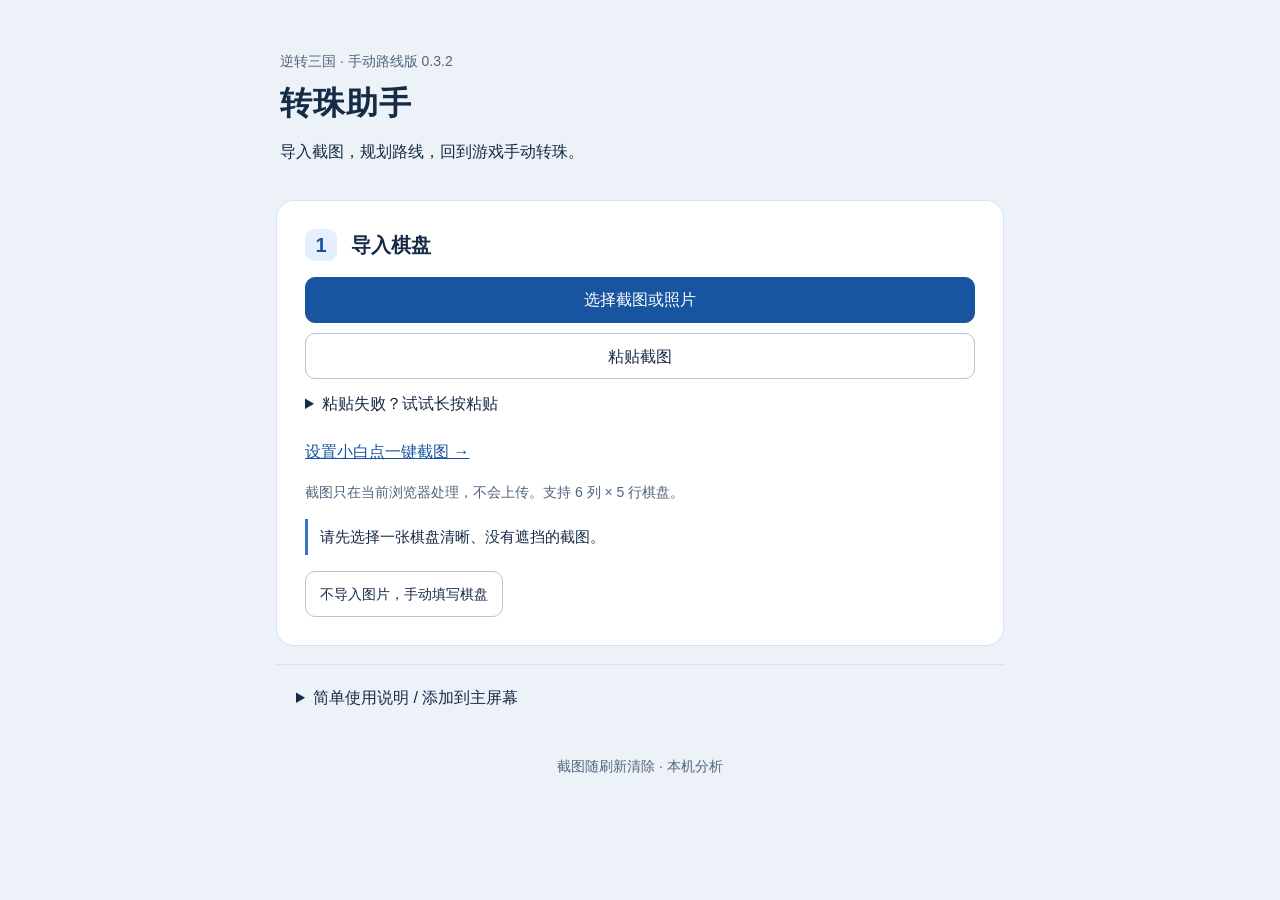
<file: index.html>
<!doctype html><html lang="zh-CN"><head><meta charset="utf-8"><meta name="viewport" content="width=device-width,initial-scale=1,viewport-fit=cover"><meta name="theme-color" content="#153b70"><meta name="apple-mobile-web-app-capable" content="yes"><title>转珠助手 · 手动路线版</title><link rel="stylesheet" href="style.css?v=031"></head><body><main><header><span class="eyebrow">逆转三国 · 手动路线版 0.3.2</span><h1>转珠助手</h1><p>导入截图，规划路线，回到游戏手动转珠。</p></header><section class="panel"><h2><b>1</b> 导入棋盘</h2><label class="upload">选择截图或照片<input id="file" type="file" accept="image/*"></label><button id="pasteImage" class="pasteButton">粘贴截图</button><details id="pasteHelp"><summary>粘贴失败？试试长按粘贴</summary><label for="pasteField">在框内长按，选择「粘贴」</label><textarea id="pasteField" rows="2" placeholder="粘贴截图或快捷指令的图片编码" autocomplete="off" spellcheck="false"></textarea><p>浏览器若不提供图片粘贴，请用「选择截图或照片」。</p></details><p><a href="shortcut.html">设置小白点一键截图 →</a></p><p class="muted">截图只在当前浏览器处理，不会上传。支持 6 列 × 5 行棋盘。</p><button id="cancel" hidden>取消分析</button><p id="status" role="status" aria-live="polite">请先选择一张棋盘清晰、没有遮挡的截图。</p><p id="transferStatus" class="muted" role="status" aria-live="polite"></p><p id="cornerHint" role="status" aria-live="polite"></p><div id="cropActions" hidden><button id="cropUndo">撤销上一个角</button> <button id="cropCancel">取消选角</button></div><canvas id="photo" hidden aria-label="原始截图及棋盘范围"></canvas><details id="crop" hidden><summary>拍照图片 / 定位不准？点四角识别</summary><p>拍另一台手机的屏幕时，点下方按钮，再依次点棋盘的左上、右上、右下、左下四个角。程序会校正倾斜并识别，不用逐格填写。四角包含全部 30 格，不含血条。</p><button id="cropStart">点四角，校正并识别</button></details><button id="manual" class="secondary">不导入图片，手动填写棋盘</button></section><section id="edit" class="panel" hidden><h2><b>2</b> 核对珠子</h2><p>选择下方珠子，再点棋盘中的格子修改。加号忽略，叉形珠用「叉」。</p><div id="palette" class="palette" aria-label="珠子类型"></div><div id="board" class="board" aria-label="可编辑棋盘"></div><label for="mode">路线偏好</label><p class="muted">每次移到相邻一格算 1 步，起点不算；两种模式都最多移动 15 步。</p><select id="mode"><option value="easy">容易跟随 · 最多 15 步</option><option value="combo">更多连击 · 最多 15 步</option></select><button id="solve" class="primary">棋盘正确，规划路线</button></section><section id="result" class="panel" hidden><h2><b>3</b> 跟着路线练习</h2><p id="score" class="score"></p><p id="stepText" role="status"></p><p class="muted">从「起」沿深色路线走到「终」。白圈表示当前步骤；交叉或重复路段可点「下一步」看顺序。</p><div class="routeWrap"><canvas id="routePhoto" width="600" height="500" hidden aria-label="原始棋盘上的完整转珠路线"></canvas><div id="routeBoard" class="board"></div><svg id="routeLine" viewBox="0 0 600 500" aria-hidden="true"></svg></div><div class="controls"><button id="prev">上一步</button><button id="play">播放</button><button id="next">下一步</button><button id="reset">回到起点</button></div><p id="directions" class="directions"></p><p class="muted">按住起点，一直拖动到终点才松手。回游戏前先记熟；不要边拖边切换应用。预测不含随机落下的新珠子，也不保证全局最优。</p></section><details class="help"><summary>简单使用说明 / 添加到主屏幕</summary><ol><li>在游戏中截图，或用另一台手机拍下完整棋盘。</li><li>打开本页选择图片；拍照识别不准时，点四角校正，再核对珠子。</li><li>点「规划路线」，用播放或下一步记住路线。</li><li>回到游戏，按住起点照路线拖动，终点松手。</li></ol><p>Safari 打开本页 → 分享 → 添加到主屏幕。以后从桌面图标打开。</p><p>此版不悬浮、不自动操作游戏。支持具备 Canvas、FileReader 和 Web Worker 的安卓、iPhone / iPad 浏览器。拍照请避开反光并拍全棋盘；未逐一验证所有机型和系统版本。</p></details><footer>截图随刷新清除 · 本机分析</footer></main><script src="templates.js"></script><script src="core.js?v=031"></script><script src="import.js?v=032"></script><script src="app.js?v=032"></script></body></html>
</file>
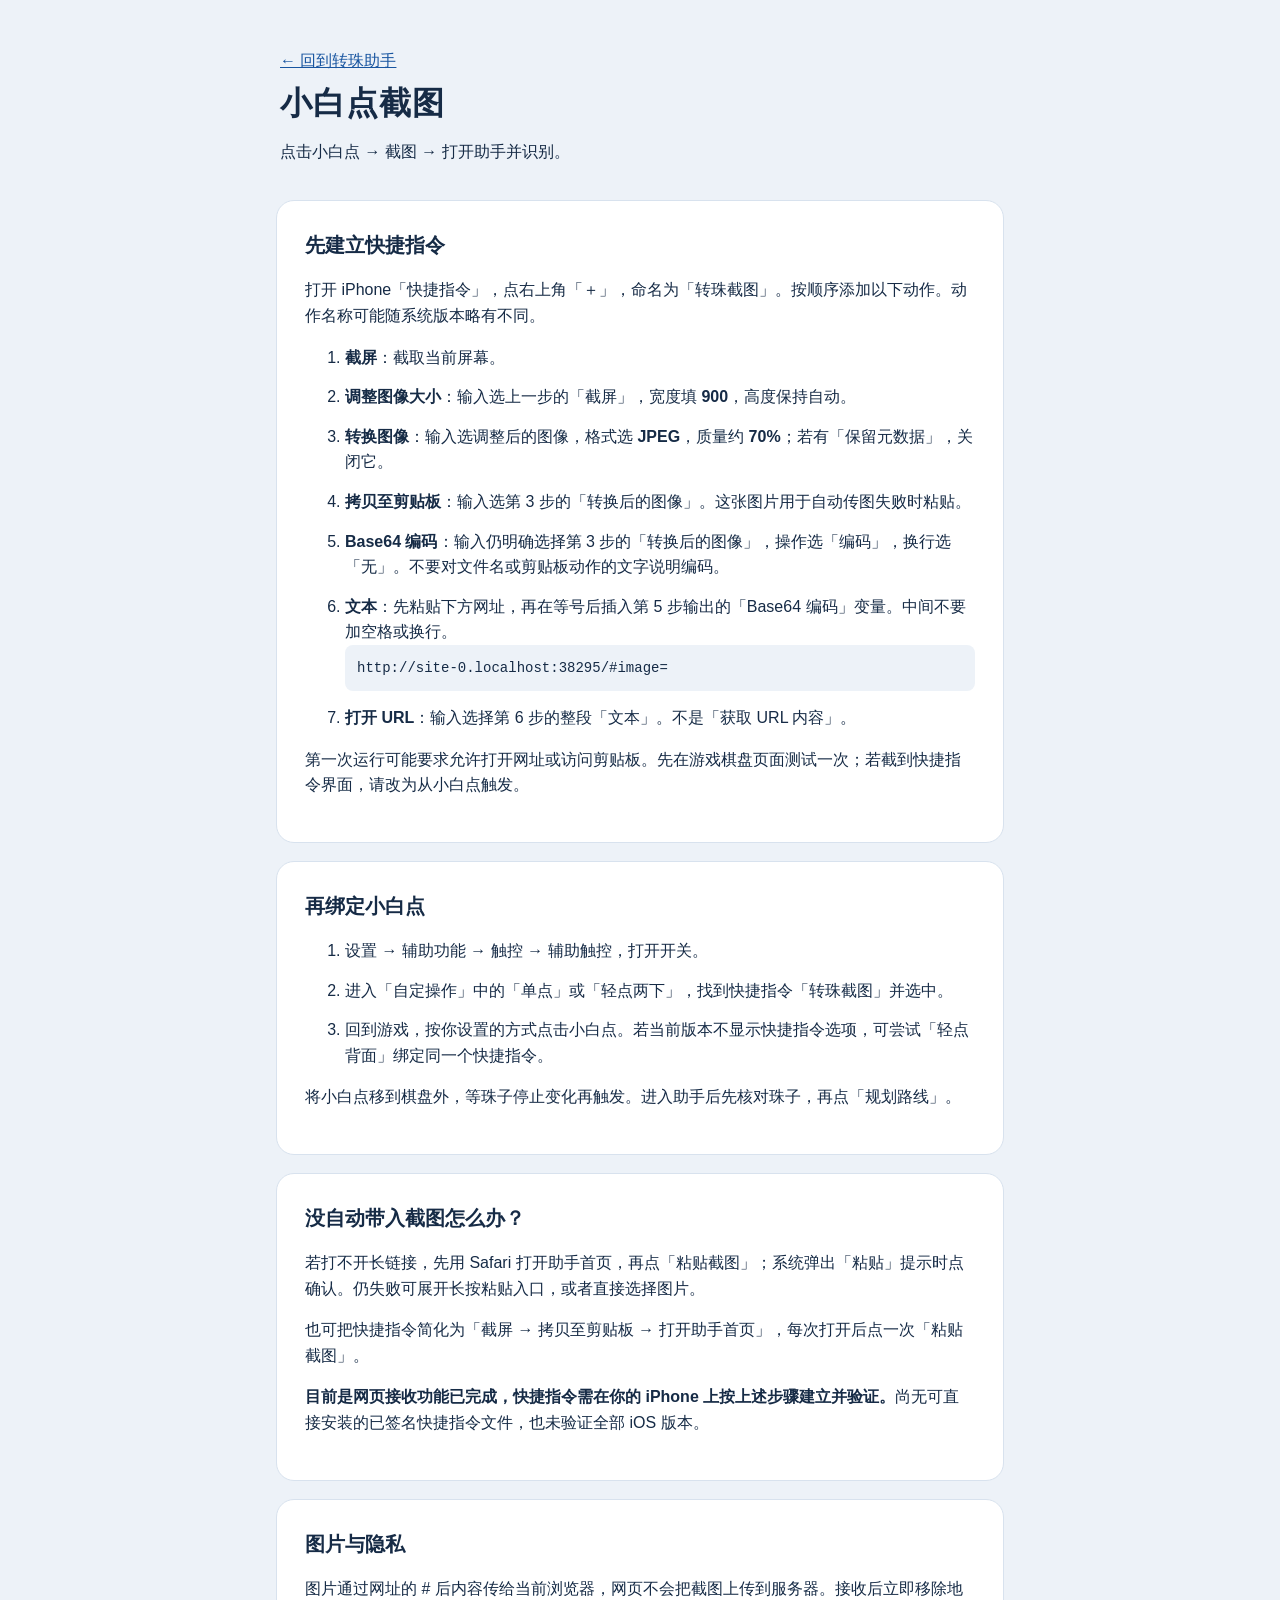
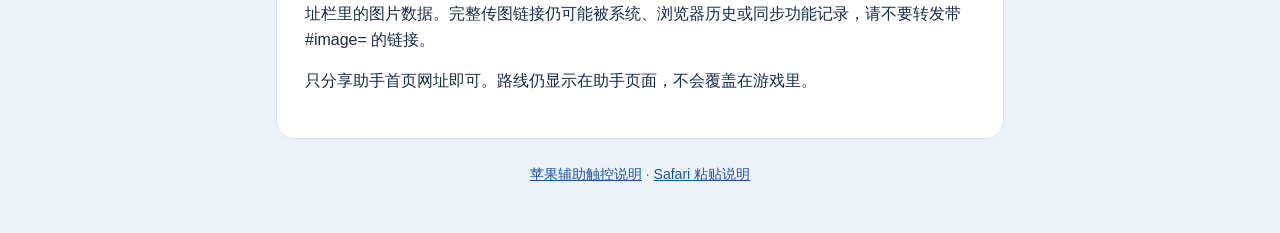
<file: shortcut.html>
<!doctype html><html lang="zh-CN"><head><meta charset="utf-8"><meta name="viewport" content="width=device-width,initial-scale=1"><title>设置小白点截图 · 转珠助手</title><link rel="stylesheet" href="style.css"></head><body><main><header><a href="./">← 回到转珠助手</a><h1>小白点截图</h1><p>点击小白点 → 截图 → 打开助手并识别。</p></header><section class="panel"><h2>先建立快捷指令</h2><p>打开 iPhone「快捷指令」，点右上角「＋」，命名为「转珠截图」。按顺序添加以下动作。动作名称可能随系统版本略有不同。</p><ol class="recipe"><li><strong>截屏</strong>：截取当前屏幕。</li><li><strong>调整图像大小</strong>：输入选上一步的「截屏」，宽度填 <strong>900</strong>，高度保持自动。</li><li><strong>转换图像</strong>：输入选调整后的图像，格式选 <strong>JPEG</strong>，质量约 <strong>70%</strong>；若有「保留元数据」，关闭它。</li><li><strong>拷贝至剪贴板</strong>：输入选第 3 步的「转换后的图像」。这张图片用于自动传图失败时粘贴。</li><li><strong>Base64 编码</strong>：输入仍明确选择第 3 步的「转换后的图像」，操作选「编码」，换行选「无」。不要对文件名或剪贴板动作的文字说明编码。</li><li><strong>文本</strong>：先粘贴下方网址，再在等号后插入第 5 步输出的「Base64 编码」变量。中间不要加空格或换行。<code id="shortcutURL" class="linkText">正在生成当前网站的传图地址…</code></li><li><strong>打开 URL</strong>：输入选择第 6 步的整段「文本」。不是「获取 URL 内容」。</li></ol><p>第一次运行可能要求允许打开网址或访问剪贴板。先在游戏棋盘页面测试一次；若截到快捷指令界面，请改为从小白点触发。</p></section><section class="panel"><h2>再绑定小白点</h2><ol class="recipe"><li>设置 → 辅助功能 → 触控 → 辅助触控，打开开关。</li><li>进入「自定操作」中的「单点」或「轻点两下」，找到快捷指令「转珠截图」并选中。</li><li>回到游戏，按你设置的方式点击小白点。若当前版本不显示快捷指令选项，可尝试「轻点背面」绑定同一个快捷指令。</li></ol><p>将小白点移到棋盘外，等珠子停止变化再触发。进入助手后先核对珠子，再点「规划路线」。</p></section><section class="panel"><h2>没自动带入截图怎么办？</h2><p>若打不开长链接，先用 Safari 打开助手首页，再点「粘贴截图」；系统弹出「粘贴」提示时点确认。仍失败可展开长按粘贴入口，或者直接选择图片。</p><p>也可把快捷指令简化为「截屏 → 拷贝至剪贴板 → 打开助手首页」，每次打开后点一次「粘贴截图」。</p><p><strong>目前是网页接收功能已完成，快捷指令需在你的 iPhone 上按上述步骤建立并验证。</strong>尚无可直接安装的已签名快捷指令文件，也未验证全部 iOS 版本。</p></section><section class="panel"><h2>图片与隐私</h2><p>图片通过网址的 # 后内容传给当前浏览器，网页不会把截图上传到服务器。接收后立即移除地址栏里的图片数据。完整传图链接仍可能被系统、浏览器历史或同步功能记录，请不要转发带 #image= 的链接。</p><p>只分享助手首页网址即可。路线仍显示在助手页面，不会覆盖在游戏里。</p></section><footer><a href="https://support.apple.com/zh-cn/111794">苹果辅助触控说明</a> · <a href="https://webkit.org/blog/10855/async-clipboard-api/">Safari 粘贴说明</a></footer></main><script src="shortcut-url.js"></script></body></html>
</file>
<file: style.css>
:root{--ink:#162b46;--blue:#1855a0;--line:#d8e2ee;--muted:#52657c}*{box-sizing:border-box}body{margin:0;background:#edf2f8;color:var(--ink);font:16px/1.6 -apple-system,BlinkMacSystemFont,"Segoe UI",sans-serif}main{max-width:760px;margin:auto;padding:28px 16px 48px}header{padding:8px 4px 20px}h1{font-size:32px;letter-spacing:1px;margin:4px 0}h2{font-size:20px;margin:0 0 16px}h2 b{display:inline-block;background:#e5effd;color:var(--blue);width:32px;text-align:center;border-radius:9px;margin-right:8px}p{margin:10px 0 16px}.eyebrow,footer{color:var(--muted);font-size:14px}.panel{background:white;padding:20px;border:1px solid var(--line);border-radius:18px;margin:0 0 18px}.muted{color:var(--muted);font-size:14px}button,select,.upload{font:inherit;min-height:46px;border:1px solid #b5c6dc;border-radius:10px;background:#fff;color:var(--ink);padding:9px 14px;cursor:pointer}button:disabled{opacity:.48;cursor:default}.primary,.upload{background:var(--blue);color:white;border-color:var(--blue);display:block;width:100%;text-align:center}.upload{position:relative}.upload input{position:absolute;top:0;right:0;bottom:0;left:0;width:100%;height:100%;opacity:0;cursor:pointer}.secondary{font-size:14px}select{display:block;width:100%;margin:6px 0 14px}button:focus-visible,select:focus-visible,.upload:focus-within{outline:3px solid #eb9e17;outline-offset:3px}[hidden]{display:none!important}#status{border-left:3px solid #3775c4;padding:6px 12px;font-size:15px}#photo{display:block;max-width:100%;max-height:500px;width:auto;margin:12px auto;touch-action:manipulation;border:1px solid var(--line)}summary{cursor:pointer;padding:12px 0;min-height:44px}details p{font-size:14px}.palette{display:flex;flex-wrap:wrap;gap:8px;margin:12px 0}.palette button[aria-pressed=true]{outline:3px solid #142b47;outline-offset:2px}.board{display:grid;grid-template-columns:repeat(6,minmax(0,1fr));gap:4px;background:#253950;padding:6px;border-radius:12px;margin:14px 0;aspect-ratio:6/5}.orb{position:relative;display:flex;align-items:center;justify-content:center;border:2px solid rgba(255,255,255,.55);border-radius:50%;padding:0;font-size:18px;font-weight:700;min-height:0;color:white;text-shadow:0 1px 2px #172536;width:100%;height:100%}.t0{background:#c74325}.t1{background:#086ba1}.t2{background:#317b20}.t3{background:#a57a08}.t4{background:#7336a5}.t5{background:#b7277e;border-radius:25%}.t6{background:#64748b}.t7{background:#28364c;border-radius:20%}.palette .orb{width:44px;height:44px;min-height:44px;font-size:16px}.routeWrap{position:relative}.routeWrap svg{position:absolute;top:0;right:0;bottom:0;left:0;width:100%;height:100%;pointer-events:none}.routeWrap .board{margin:0}.active{outline:3px solid #fff;box-shadow:0 0 0 5px #102238;z-index:1}.controls{display:flex;flex-wrap:wrap;gap:8px;margin-top:16px}.controls button{flex:1;white-space:nowrap;font-size:14px}.score{font-size:22px;font-weight:700}.directions{overflow-wrap:anywhere;letter-spacing:2px;line-height:2}.help{padding:8px 20px;border-top:1px solid var(--line)}footer{text-align:center;margin-top:24px}.help ol{padding-left:24px}@supports not (aspect-ratio:6/5){.board{height:calc((100vw - 76px)*.8333);max-height:560px}}@media(min-width:600px){main{padding-top:40px}.panel{padding:28px}.board{max-width:520px;margin-left:auto;margin-right:auto}.routeWrap{max-width:520px;margin:auto}.orb{font-size:25px}}@media(prefers-reduced-motion:reduce){*{scroll-behavior:auto}}

#routePhoto{display:block;width:100%;height:auto;border-radius:8px}.routeWrap .board{padding:0;gap:0;border-radius:8px}.routeWrap .orb{border-width:4px}.routeWrap svg{display:block}

.pasteButton{width:100%;margin-top:10px}textarea{font:inherit;width:100%;padding:12px;border:1px solid var(--line);border-radius:8px;resize:vertical}a{color:var(--blue)}.recipe li{margin-bottom:14px}.linkText{display:block;overflow-wrap:anywhere;background:#edf2f8;padding:12px;border-radius:8px;font-size:14px}

#photo.selecting{max-height:none;width:100%;cursor:crosshair}#cornerHint:empty{display:none}#cornerHint{font-weight:600;scroll-margin-top:12px}#cropActions{margin:8px 0}button:hover:enabled{filter:brightness(.95)}
#cornerHint:not(:empty){position:sticky;top:0;background:white;z-index:2;padding:8px}
</file>
